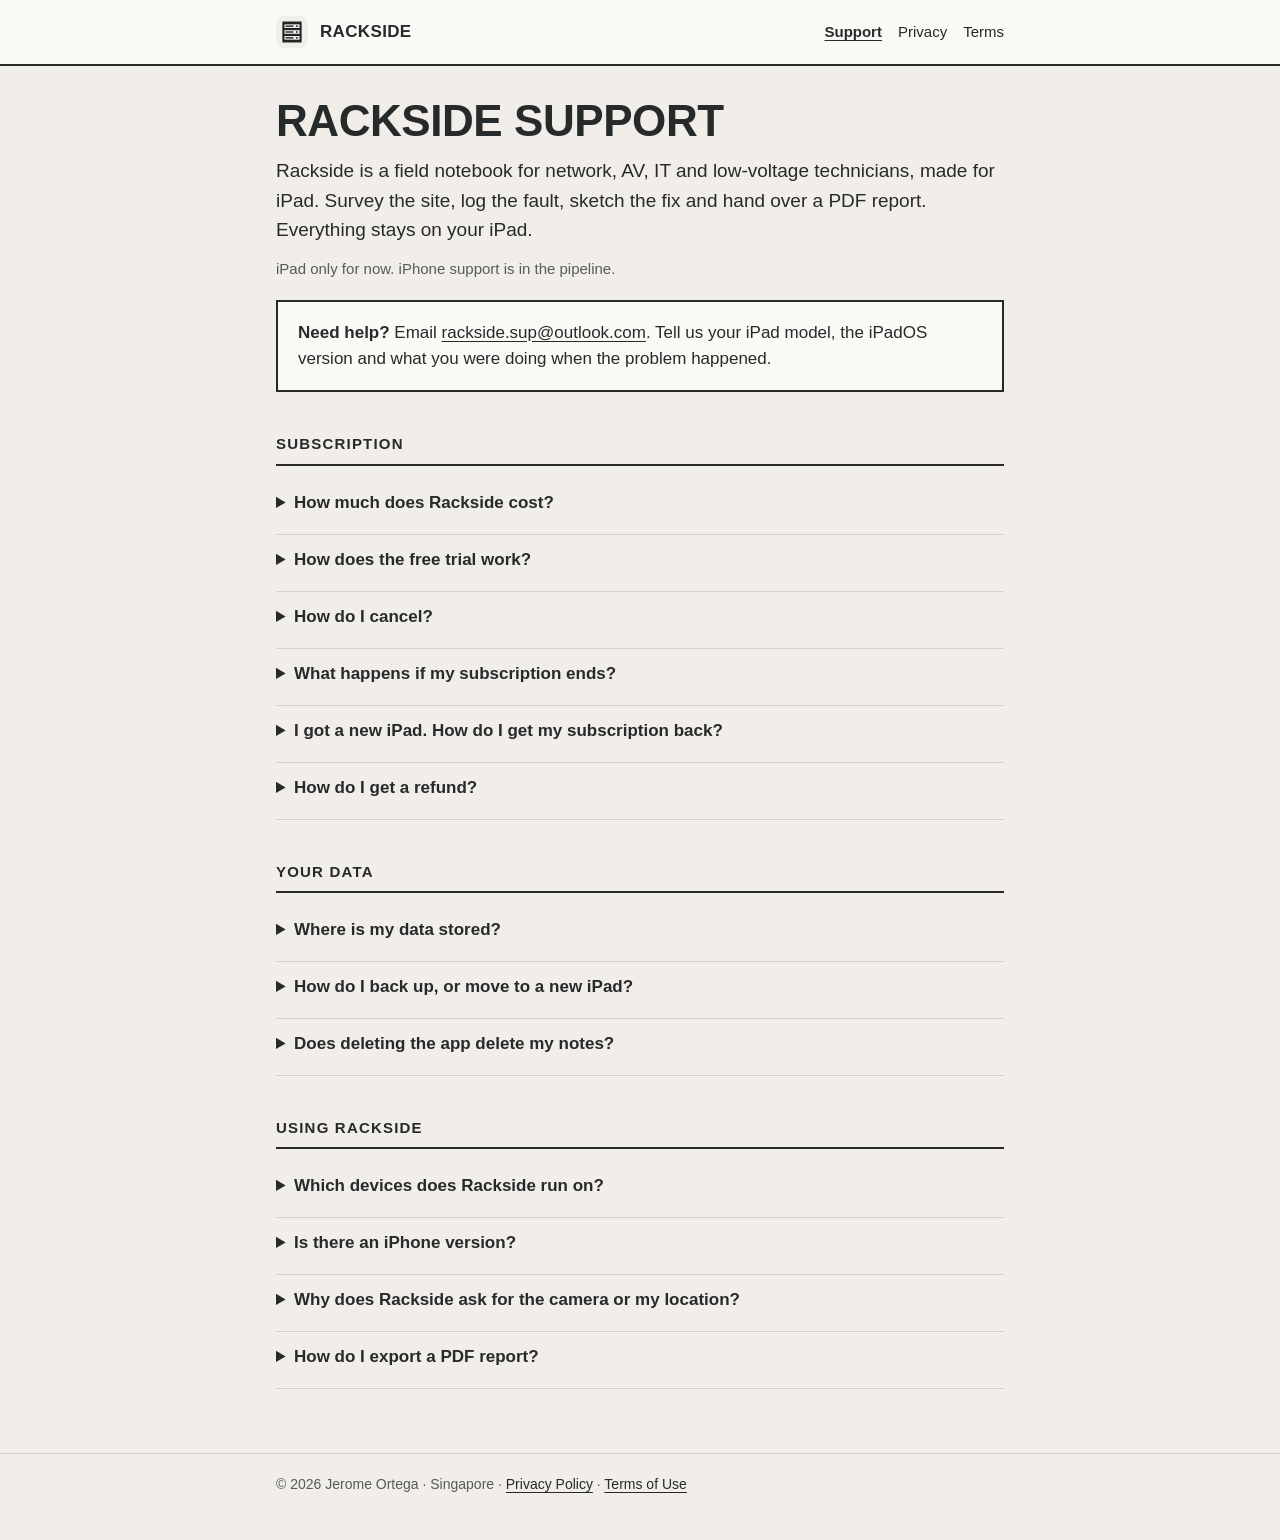
<file: index.html>
<!DOCTYPE html>
<html lang="en">
<head>
<meta charset="utf-8">
<meta name="viewport" content="width=device-width, initial-scale=1">
<title>Rackside Support</title>
<meta name="description" content="Help and contact for Rackside, the offline iPad field notebook for network, AV, IT and low-voltage technicians.">
<link rel="icon" href="assets/icon-256.png">
<link rel="apple-touch-icon" href="assets/icon-256.png">
<link rel="stylesheet" href="assets/site.css">
</head>
<body>
<header class="bar">
  <div class="inner">
    <img src="assets/icon-256.png" alt="">
    <a class="name" href="./">Rackside</a>
    <nav aria-label="Site">
      <a href="./" aria-current="page">Support</a>
      <a href="privacy/">Privacy</a>
      <a href="terms/">Terms</a>
    </nav>
  </div>
</header>

<main>
  <h1>Rackside support</h1>
  <p class="lead">Rackside is a field notebook for network, AV, IT and low-voltage technicians, made for iPad. Survey the site, log the fault, sketch the fix and hand over a PDF report. Everything stays on your iPad.</p>

  <p class="meta">iPad only for now. iPhone support is in the pipeline.</p>

  <div class="card">
    <p><strong>Need help?</strong> Email <a href="mailto:rackside.sup@outlook.com">rackside.sup@outlook.com</a>. Tell us your iPad model, the iPadOS version and what you were doing when the problem happened.</p>
  </div>

  <h2>Subscription</h2>

  <details>
    <summary>How much does Rackside cost?</summary>
    <p>Rackside is free to download. Rackside Pro comes in two auto-renewing plans: <strong>Yearly</strong> (US$49.99 a year, the best value) or <strong>Monthly</strong> (US$5.99 a month). The App Store shows the price in your own currency before you buy. New subscribers get 14 days free.</p>
  </details>

  <details>
    <summary>How does the free trial work?</summary>
    <p>Choose Yearly or Monthly, tap Start 14-Day Free Trial and confirm with Apple. Apple asks for a payment method on your Apple Account, but nothing is charged during the 14 days. Rackside reminds you two days before the trial ends. If you don't cancel, the plan you chose starts when the trial ends. The free trial is once per Apple Account.</p>
  </details>

  <details>
    <summary>How do I cancel?</summary>
    <p>In Rackside, open Settings › Subscription › Manage Subscription. You can also go to the iPad's Settings app › your name › Subscriptions › Rackside. Cancel at least 24 hours before the end of the trial or the current period to avoid the next charge. You keep full access until then. You can switch between Monthly and Yearly in the same place.</p>
  </details>

  <details>
    <summary>What happens if my subscription ends?</summary>
    <p>Rackside switches to read-only mode. You can still open and search every entry, export PDF reports and back up everything. Creating new entries and editing needs a subscription. Nothing is ever deleted or hidden.</p>
  </details>

  <details>
    <summary>I got a new iPad. How do I get my subscription back?</summary>
    <p>Sign in to the same Apple Account, open Rackside, then Settings › Subscription › Restore Purchases.</p>
  </details>

  <details>
    <summary>How do I get a refund?</summary>
    <p>Apple handles all payments and refunds. Request one at <a href="https://reportaproblem.apple.com">reportaproblem.apple.com</a>.</p>
  </details>

  <h2>Your data</h2>

  <details>
    <summary>Where is my data stored?</summary>
    <p>Only on your iPad. Rackside has no accounts and no cloud, and it doesn't send your notes, photos, locations or signatures anywhere. See the <a href="privacy/">privacy policy</a>.</p>
  </details>

  <details>
    <summary>How do I back up, or move to a new iPad?</summary>
    <p>Open Settings › Data › Export Backup and save the file somewhere safe, such as Files, a computer or AirDrop to your new iPad. On the new iPad, open the backup file or use Settings › Data › Restore from Backup. Restoring adds what's missing and never overwrites or deletes anything.</p>
    <p>Backup files aren't encrypted, so keep them somewhere you trust.</p>
  </details>

  <details>
    <summary>Does deleting the app delete my notes?</summary>
    <p>Yes. Deleting Rackside deletes everything stored in it. Export a backup first if you might want your notes later.</p>
  </details>

  <h2>Using Rackside</h2>

  <details>
    <summary>Which devices does Rackside run on?</summary>
    <p>Rackside is for iPad only, with iPadOS 26 or later. It works fully offline and supports Apple Pencil.</p>
  </details>

  <details>
    <summary>Is there an iPhone version?</summary>
    <p>Not yet. Rackside is designed for the iPad's larger screen, and iPhone support is in the pipeline. When it's ready it will arrive as an update, and a Rackside Pro subscription will cover it at no extra cost.</p>
  </details>

  <details>
    <summary>Why does Rackside ask for the camera or my location?</summary>
    <p>The camera takes photos for site surveys and troubleshooting logs. Location is used only when you tap Use Current Location on a site survey, and the coordinates stay on your iPad. Both are optional, and you can change them any time in the iPad's Settings app › Rackside.</p>
  </details>

  <details>
    <summary>How do I export a PDF report?</summary>
    <p>Open an entry, tap the Export button at the top, then choose Export This Entry, or Export Whole Job to include every linked entry. Settings › Guide has step-by-step help.</p>
  </details>
</main>

<footer>
  <div class="inner">
    <p>© 2026 Jerome Ortega · Singapore · <a href="privacy/">Privacy Policy</a> · <a href="terms/">Terms of Use</a></p>
  </div>
</footer>
</body>
</html>
</file>
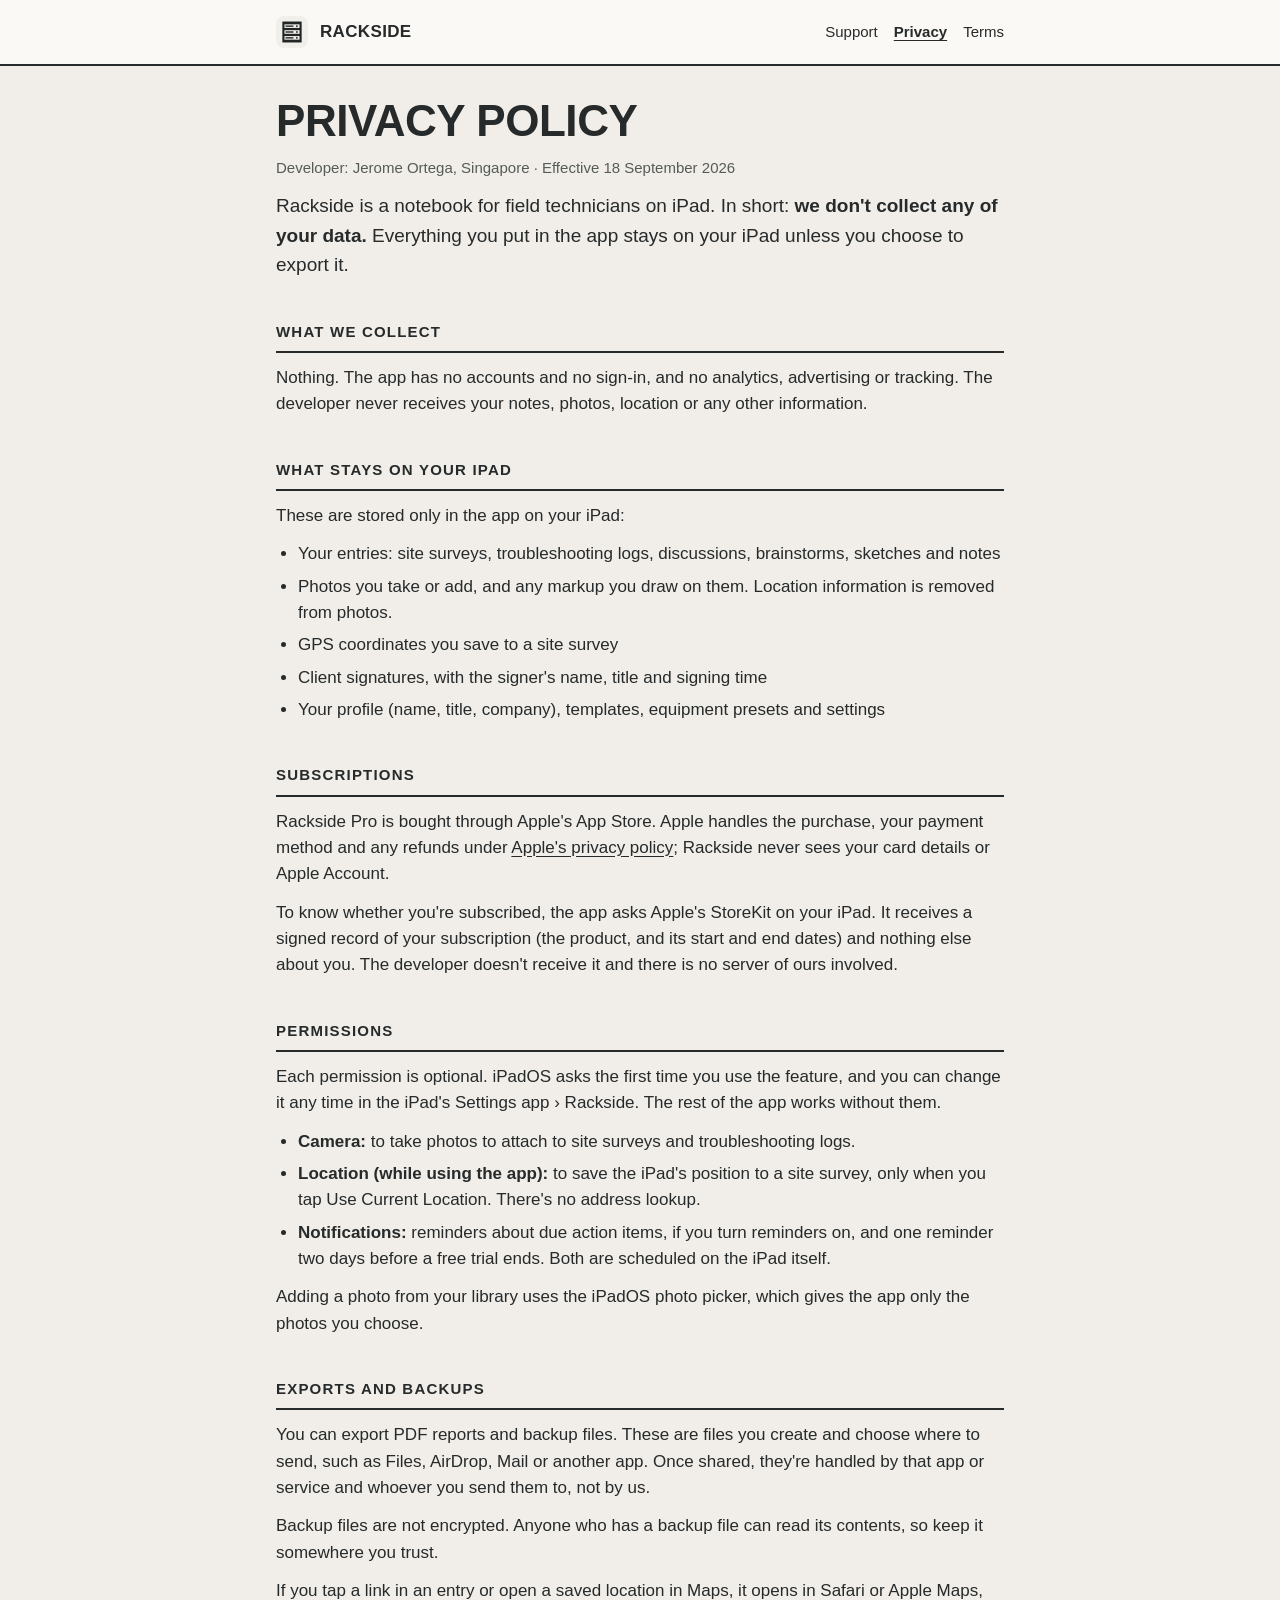
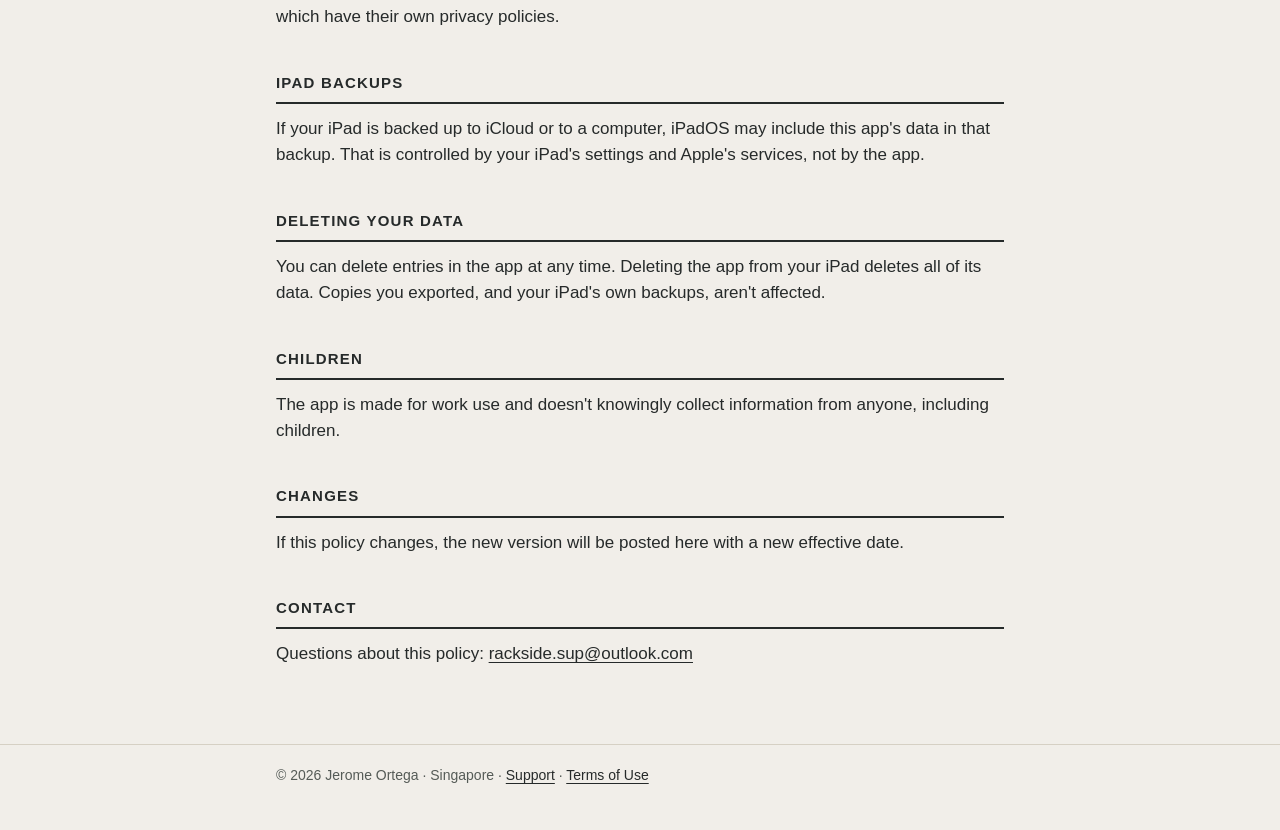
<file: privacy/index.html>
<!DOCTYPE html>
<html lang="en">
<head>
<meta charset="utf-8">
<meta name="viewport" content="width=device-width, initial-scale=1">
<title>Rackside Privacy Policy</title>
<meta name="description" content="Rackside doesn't collect your data. Everything stays on your iPad.">
<link rel="icon" href="../assets/icon-256.png">
<link rel="apple-touch-icon" href="../assets/icon-256.png">
<link rel="stylesheet" href="../assets/site.css">
</head>
<body>
<header class="bar">
  <div class="inner">
    <img src="../assets/icon-256.png" alt="">
    <a class="name" href="../">Rackside</a>
    <nav aria-label="Site">
      <a href="../">Support</a>
      <a href="./" aria-current="page">Privacy</a>
      <a href="../terms/">Terms</a>
    </nav>
  </div>
</header>

<main>
  <h1>Privacy policy</h1>
  <p class="meta">Developer: Jerome Ortega, Singapore · Effective 18 September 2026</p>

  <p class="lead">Rackside is a notebook for field technicians on iPad. In short: <strong>we don't collect any of your data.</strong> Everything you put in the app stays on your iPad unless you choose to export it.</p>

  <h2>What we collect</h2>
  <p>Nothing. The app has no accounts and no sign-in, and no analytics, advertising or tracking. The developer never receives your notes, photos, location or any other information.</p>

  <h2>What stays on your iPad</h2>
  <p>These are stored only in the app on your iPad:</p>
  <ul>
    <li>Your entries: site surveys, troubleshooting logs, discussions, brainstorms, sketches and notes</li>
    <li>Photos you take or add, and any markup you draw on them. Location information is removed from photos.</li>
    <li>GPS coordinates you save to a site survey</li>
    <li>Client signatures, with the signer's name, title and signing time</li>
    <li>Your profile (name, title, company), templates, equipment presets and settings</li>
  </ul>

  <h2>Subscriptions</h2>
  <p>Rackside Pro is bought through Apple's App Store. Apple handles the purchase, your payment method and any refunds under <a href="https://www.apple.com/legal/privacy/">Apple's privacy policy</a>; Rackside never sees your card details or Apple Account.</p>
  <p>To know whether you're subscribed, the app asks Apple's StoreKit on your iPad. It receives a signed record of your subscription (the product, and its start and end dates) and nothing else about you. The developer doesn't receive it and there is no server of ours involved.</p>

  <h2>Permissions</h2>
  <p>Each permission is optional. iPadOS asks the first time you use the feature, and you can change it any time in the iPad's Settings app › Rackside. The rest of the app works without them.</p>
  <ul>
    <li><strong>Camera:</strong> to take photos to attach to site surveys and troubleshooting logs.</li>
    <li><strong>Location (while using the app):</strong> to save the iPad's position to a site survey, only when you tap Use Current Location. There's no address lookup.</li>
    <li><strong>Notifications:</strong> reminders about due action items, if you turn reminders on, and one reminder two days before a free trial ends. Both are scheduled on the iPad itself.</li>
  </ul>
  <p>Adding a photo from your library uses the iPadOS photo picker, which gives the app only the photos you choose.</p>

  <h2>Exports and backups</h2>
  <p>You can export PDF reports and backup files. These are files you create and choose where to send, such as Files, AirDrop, Mail or another app. Once shared, they're handled by that app or service and whoever you send them to, not by us.</p>
  <p>Backup files are not encrypted. Anyone who has a backup file can read its contents, so keep it somewhere you trust.</p>
  <p>If you tap a link in an entry or open a saved location in Maps, it opens in Safari or Apple Maps, which have their own privacy policies.</p>

  <h2>iPad backups</h2>
  <p>If your iPad is backed up to iCloud or to a computer, iPadOS may include this app's data in that backup. That is controlled by your iPad's settings and Apple's services, not by the app.</p>

  <h2>Deleting your data</h2>
  <p>You can delete entries in the app at any time. Deleting the app from your iPad deletes all of its data. Copies you exported, and your iPad's own backups, aren't affected.</p>

  <h2>Children</h2>
  <p>The app is made for work use and doesn't knowingly collect information from anyone, including children.</p>

  <h2>Changes</h2>
  <p>If this policy changes, the new version will be posted here with a new effective date.</p>

  <h2>Contact</h2>
  <p>Questions about this policy: <a href="mailto:rackside.sup@outlook.com">rackside.sup@outlook.com</a></p>
</main>

<footer>
  <div class="inner">
    <p>© 2026 Jerome Ortega · Singapore · <a href="../">Support</a> · <a href="../terms/">Terms of Use</a></p>
  </div>
</footer>
</body>
</html>
</file>
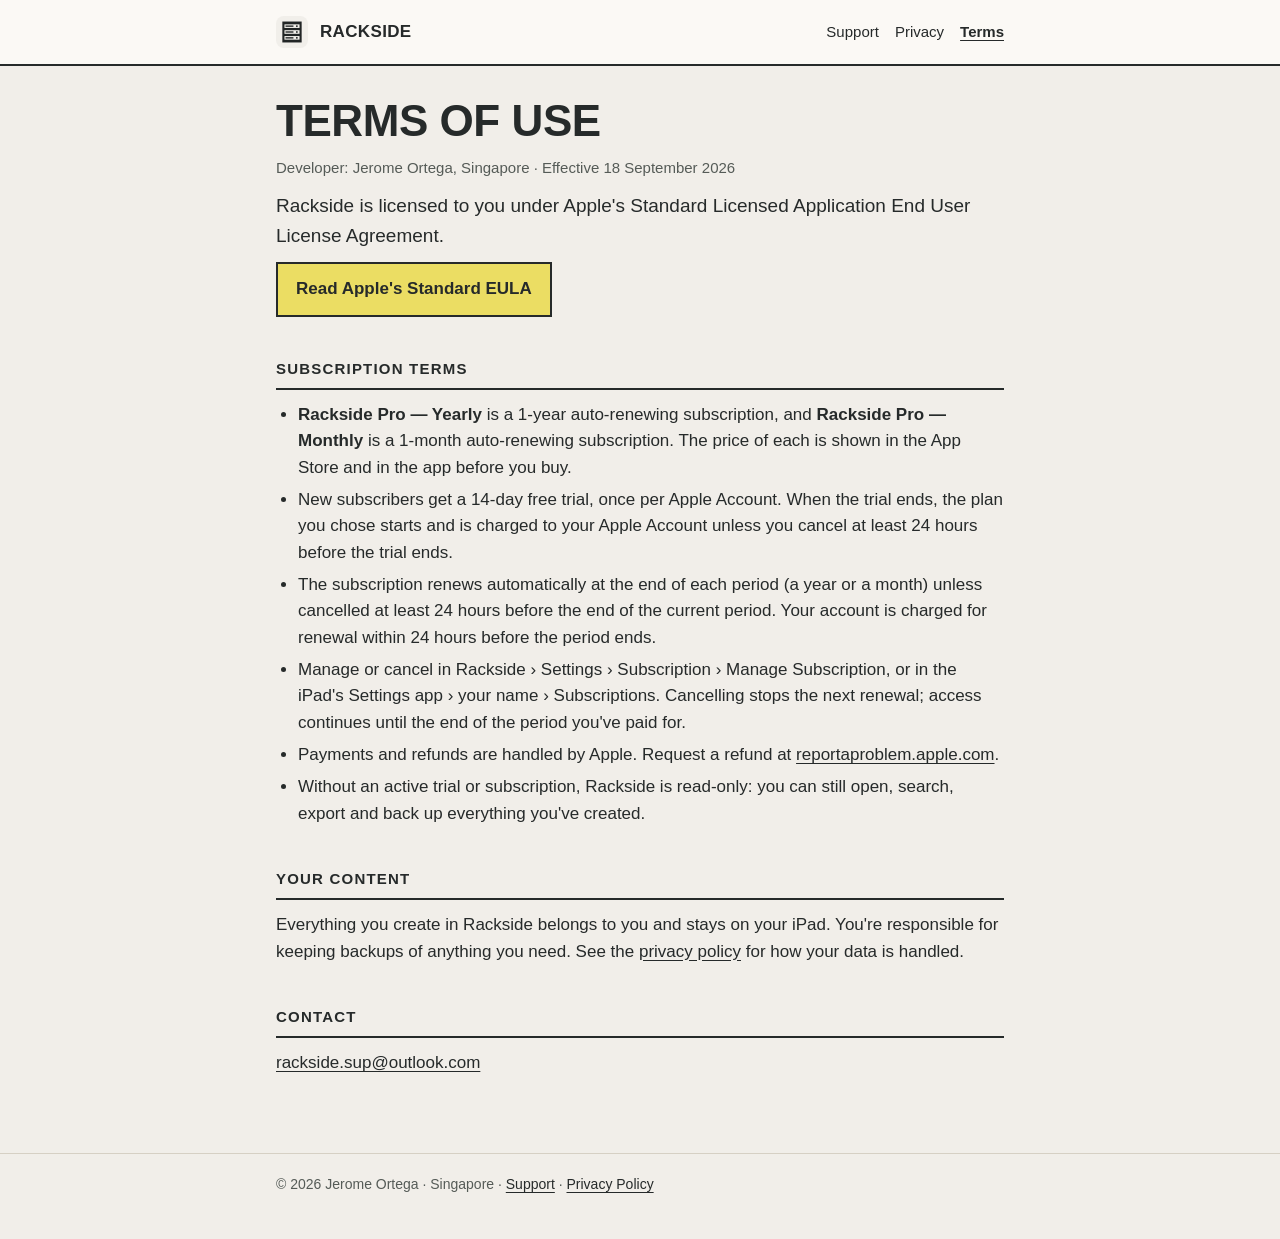
<file: terms/index.html>
<!DOCTYPE html>
<html lang="en">
<head>
<meta charset="utf-8">
<meta name="viewport" content="width=device-width, initial-scale=1">
<title>Rackside Terms of Use</title>
<meta name="description" content="Terms of use and subscription terms for Rackside.">
<link rel="icon" href="../assets/icon-256.png">
<link rel="apple-touch-icon" href="../assets/icon-256.png">
<link rel="stylesheet" href="../assets/site.css">
</head>
<body>
<header class="bar">
  <div class="inner">
    <img src="../assets/icon-256.png" alt="">
    <a class="name" href="../">Rackside</a>
    <nav aria-label="Site">
      <a href="../">Support</a>
      <a href="../privacy/">Privacy</a>
      <a href="./" aria-current="page">Terms</a>
    </nav>
  </div>
</header>

<main>
  <h1>Terms of use</h1>
  <p class="meta">Developer: Jerome Ortega, Singapore · Effective 18 September 2026</p>

  <p class="lead">Rackside is licensed to you under Apple's Standard Licensed Application End User License Agreement.</p>
  <p><a class="button" href="https://www.apple.com/legal/internet-services/itunes/dev/stdeula/">Read Apple's Standard EULA</a></p>

  <h2>Subscription terms</h2>
  <ul>
    <li><strong>Rackside Pro — Yearly</strong> is a 1-year auto-renewing subscription, and <strong>Rackside Pro — Monthly</strong> is a 1-month auto-renewing subscription. The price of each is shown in the App Store and in the app before you buy.</li>
    <li>New subscribers get a 14-day free trial, once per Apple Account. When the trial ends, the plan you chose starts and is charged to your Apple Account unless you cancel at least 24 hours before the trial ends.</li>
    <li>The subscription renews automatically at the end of each period (a year or a month) unless cancelled at least 24 hours before the end of the current period. Your account is charged for renewal within 24 hours before the period ends.</li>
    <li>Manage or cancel in Rackside › Settings › Subscription › Manage Subscription, or in the iPad's Settings app › your name › Subscriptions. Cancelling stops the next renewal; access continues until the end of the period you've paid for.</li>
    <li>Payments and refunds are handled by Apple. Request a refund at <a href="https://reportaproblem.apple.com">reportaproblem.apple.com</a>.</li>
    <li>Without an active trial or subscription, Rackside is read-only: you can still open, search, export and back up everything you've created.</li>
  </ul>

  <h2>Your content</h2>
  <p>Everything you create in Rackside belongs to you and stays on your iPad. You're responsible for keeping backups of anything you need. See the <a href="../privacy/">privacy policy</a> for how your data is handled.</p>

  <h2>Contact</h2>
  <p><a href="mailto:rackside.sup@outlook.com">rackside.sup@outlook.com</a></p>
</main>

<footer>
  <div class="inner">
    <p>© 2026 Jerome Ortega · Singapore · <a href="../">Support</a> · <a href="../privacy/">Privacy Policy</a></p>
  </div>
</footer>
</body>
</html>
</file>
<file: assets/site.css>
/* Rackside support site. Colours follow the app's Lemon & Beige theme. */
:root {
  --bg: #F1EEE9; --surface: #FBF9F5; --ink: #262A2A; --soft: #555B57;
  --rule: #D6D0C4; --accent: #EBDD63; --on-accent: #262A2A;
}
@media (prefers-color-scheme: dark) {
  :root {
    --bg: #20231D; --surface: #2A2E27; --ink: #ECE9DF; --soft: #B5B3A8;
    --rule: #454A40; --accent: #ECE574; --on-accent: #20231D;
  }
}
* { box-sizing: border-box; }
html { -webkit-text-size-adjust: 100%; }
body {
  margin: 0; background: var(--bg); color: var(--ink);
  font: 17px/1.55 -apple-system, BlinkMacSystemFont, "Helvetica Neue", Arial, sans-serif;
}
a { color: var(--ink); text-underline-offset: 3px; }
header.bar {
  background: var(--surface); border-bottom: 2px solid var(--ink);
}
header.bar .inner, main, footer .inner { max-width: 760px; margin: 0 auto; padding-left: 16px; padding-right: 16px; }
header.bar .inner { display: flex; align-items: center; gap: 12px; min-height: 64px; flex-wrap: wrap; }
header.bar img { width: 32px; height: 32px; border-radius: 8px; }
header.bar .name { font-weight: 800; letter-spacing: 0.02em; text-transform: uppercase; text-decoration: none; }
header.bar nav { margin-left: auto; display: flex; gap: 16px; font-size: 15px; }
header.bar nav a { text-decoration: none; padding: 10px 0; }
header.bar nav a[aria-current="page"] { text-decoration: underline; font-weight: 700; }
main { padding-top: 32px; padding-bottom: 64px; }
h1 {
  font-size: clamp(30px, 6vw, 44px); line-height: 1.05; margin: 0 0 12px;
  text-transform: uppercase; font-weight: 900; letter-spacing: -0.01em;
}
h2 {
  font-size: 15px; letter-spacing: 0.08em; text-transform: uppercase; font-weight: 800;
  margin: 40px 0 12px; padding-bottom: 8px; border-bottom: 2px solid var(--ink);
}
h3 { font-size: 17px; margin: 24px 0 6px; }
p, ul { margin: 0 0 12px; }
ul { padding-left: 22px; }
li { margin-bottom: 6px; }
.meta { color: var(--soft); font-size: 15px; }
.lead { font-size: 19px; }
.card { background: var(--surface); border: 2px solid var(--ink); padding: 18px 20px; margin: 20px 0; }
.card p:last-child { margin-bottom: 0; }
.button {
  display: inline-block; background: var(--accent); color: var(--on-accent); font-weight: 800;
  text-decoration: none; padding: 12px 18px; border: 2px solid var(--ink); min-height: 48px;
}
details { border-bottom: 1px solid var(--rule); padding: 12px 0; }
details summary { cursor: pointer; font-weight: 700; min-height: 32px; }
details[open] summary { margin-bottom: 8px; }
.placeholder { background: var(--accent); color: var(--on-accent); padding: 0 4px; }
footer { border-top: 1px solid var(--rule); color: var(--soft); font-size: 14px; }
footer .inner { padding-top: 20px; padding-bottom: 32px; }
</file>
